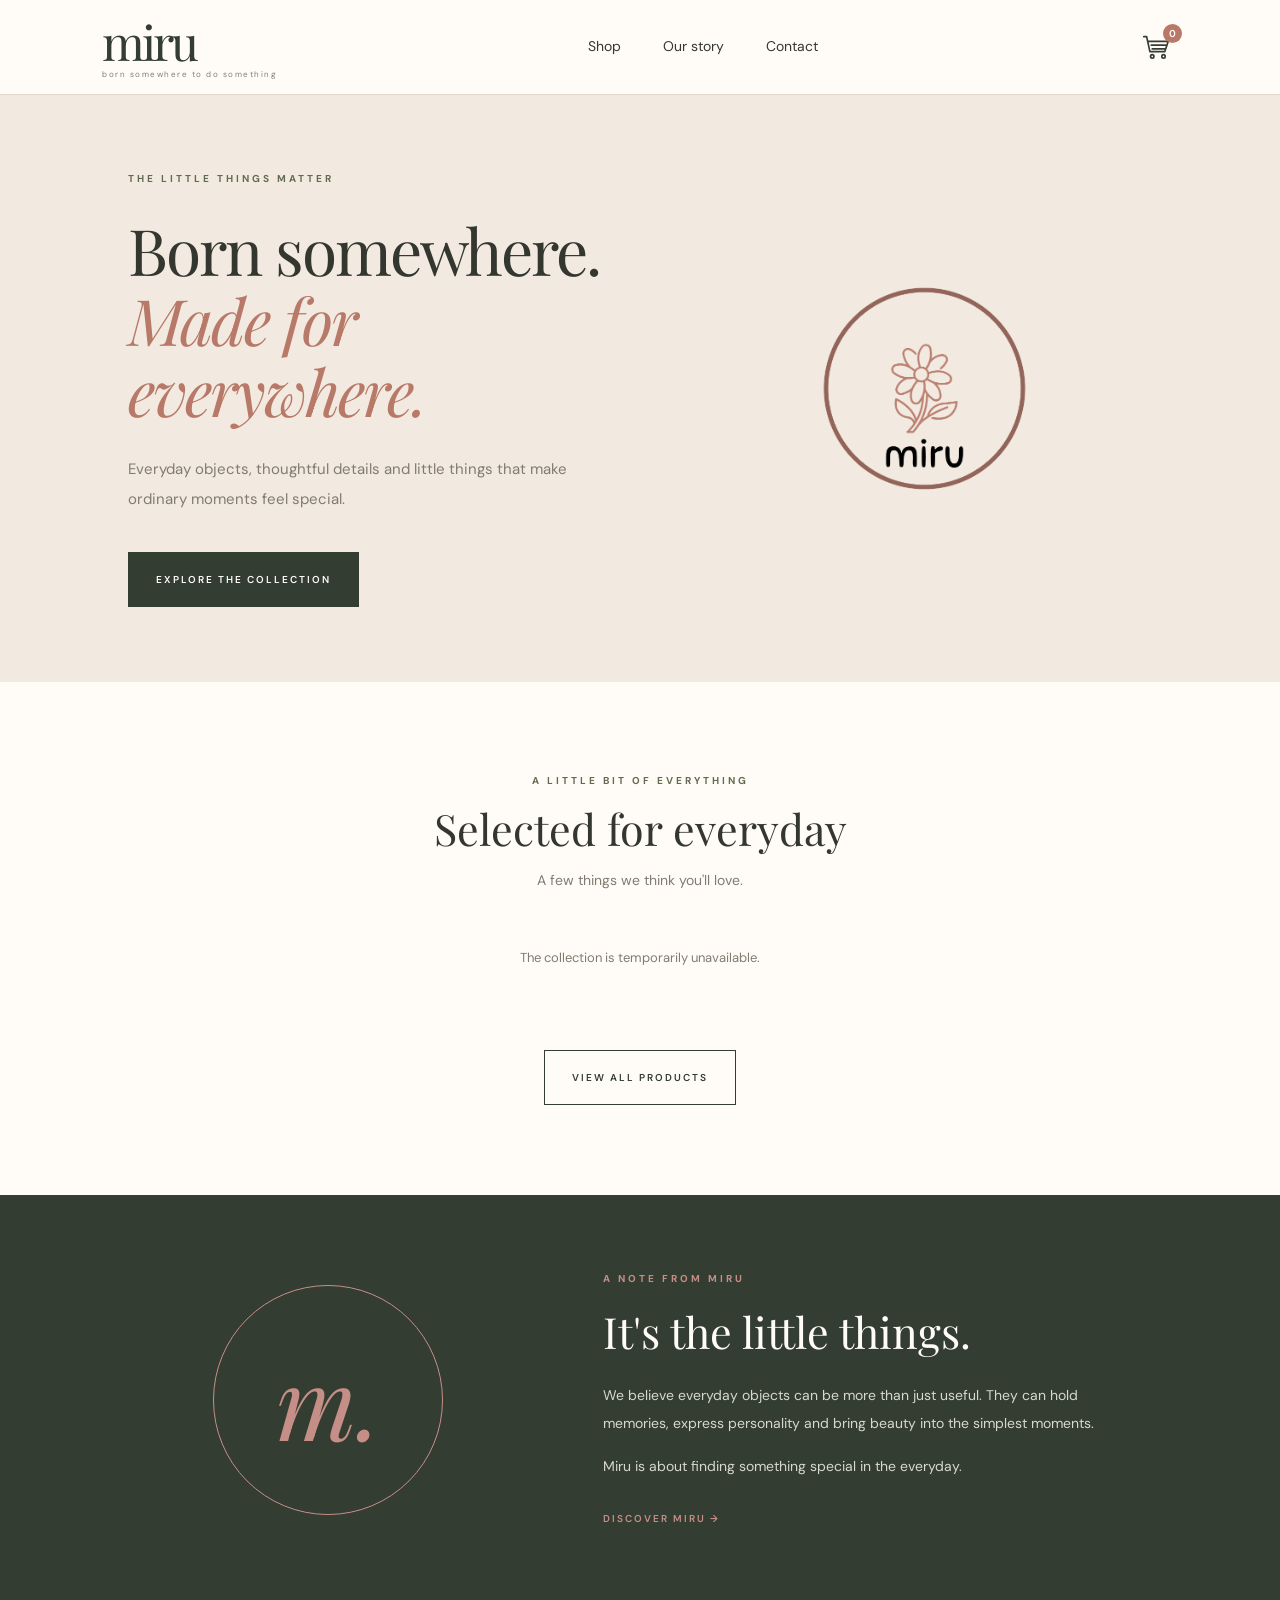
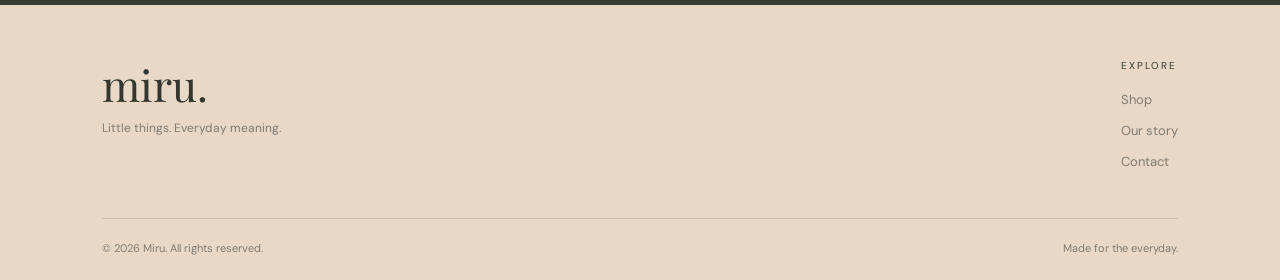
<file: index.html>
<!DOCTYPE html>
<html lang="en">
<head>
    <meta charset="UTF-8">
    <meta name="viewport" content="width=device-width, initial-scale=1.0">

    <title>Miru — Born Somewhere to Do Something</title>
    <meta name="description" content="Miru — everyday objects, thoughtful details and little things that make ordinary moments special.">

    <link rel="preconnect" href="https://fonts.googleapis.com">
    <link rel="preconnect" href="https://fonts.gstatic.com" crossorigin>
    <link href="https://fonts.googleapis.com/css2?family=DM+Sans:wght@400;500;600;700&family=Playfair+Display:ital,wght@0,400;0,500;1,400&display=swap" rel="stylesheet">

    <link rel="stylesheet" href="style.css">
</head>

<body>

    <header class="site-header">

        <a href="index.html" class="brand">
            <span class="brand-name">miru</span>
            <span class="brand-tagline">born somewhere to do something</span>
        </a>

        <nav class="main-nav" id="main-nav">
            <a href="shop.html">Shop</a>
            <a href="#about">Our story</a>
            <a href="#contact">Contact</a>
        </nav>

        <a href="cart.html" class="cart-link" aria-label="Open shopping cart">
            <svg viewBox="0 0 32 32" aria-hidden="true">
                <path d="M3 5h3l3.5 16h15.8L29 10H8"/>
                <path d="M11 14h15M12 18h13"/>
                <circle cx="12" cy="26" r="1.8"/>
                <circle cx="24" cy="26" r="1.8"/>
            </svg>
            <span id="cart-count" class="cart-count">0</span>
        </a>

    </header>

    <main>

        <section class="hero">

            <div class="hero-content">
                <p class="eyebrow">THE LITTLE THINGS MATTER</p>

                <h1>
                    Born somewhere.<br>
                    <em>Made for everywhere.</em>
                </h1>

                <p class="hero-description">
                    Everyday objects, thoughtful details and little things
                    that make ordinary moments feel special.
                </p>

                <a href="shop.html" class="button button-dark">
                    EXPLORE THE COLLECTION
                </a>
            </div>

            <div class="hero-image">
                <img src="images/page.png" alt="Miru floral emblem">
            </div>

        </section>

        <section class="collection" id="collection">

            <div class="section-heading">
                <p class="eyebrow">A LITTLE BIT OF EVERYTHING</p>
                <h2>Selected for everyday</h2>
                <p>A few things we think you'll love.</p>
            </div>

            <p class="home-product-status" id="home-product-status">
                Discovering the collection...
            </p>

            <div class="home-product-grid" id="home-product-grid">
            </div>

            <div class="collection-action">
                <a href="shop.html" class="button button-outline">
                    VIEW ALL PRODUCTS
                </a>
            </div>

        </section>

        <section class="about" id="about">

            <div class="about-mark">
                <span>m.</span>
            </div>

            <div class="about-content">
                <p class="eyebrow">A NOTE FROM MIRU</p>

                <h2>It's the little things.</h2>

                <p>
                    We believe everyday objects can be more than just useful.
                    They can hold memories, express personality and bring
                    beauty into the simplest moments.
                </p>

                <p>
                    Miru is about finding something special in the everyday.
                </p>

                <a href="shop.html" class="text-link">
                    DISCOVER MIRU →
                </a>
            </div>

        </section>

    </main>

    <footer class="site-footer" id="contact">

        <div class="footer-main">

            <div class="footer-brand">
                <h2>miru.</h2>
                <p>Little things. Everyday meaning.</p>
            </div>

            <div class="footer-links">
                <h3>EXPLORE</h3>
                <a href="shop.html">Shop</a>
                <a href="#about">Our story</a>
                <a href="#contact">Contact</a>
            </div>

        </div>

        <div class="footer-bottom">
            <p>© 2026 Miru. All rights reserved.</p>
            <p>Made for the everyday.</p>
        </div>

    </footer>

    <script src="cart.js" defer></script>
    <script src="home-products.js" defer></script>

</body>
</html>
</file>
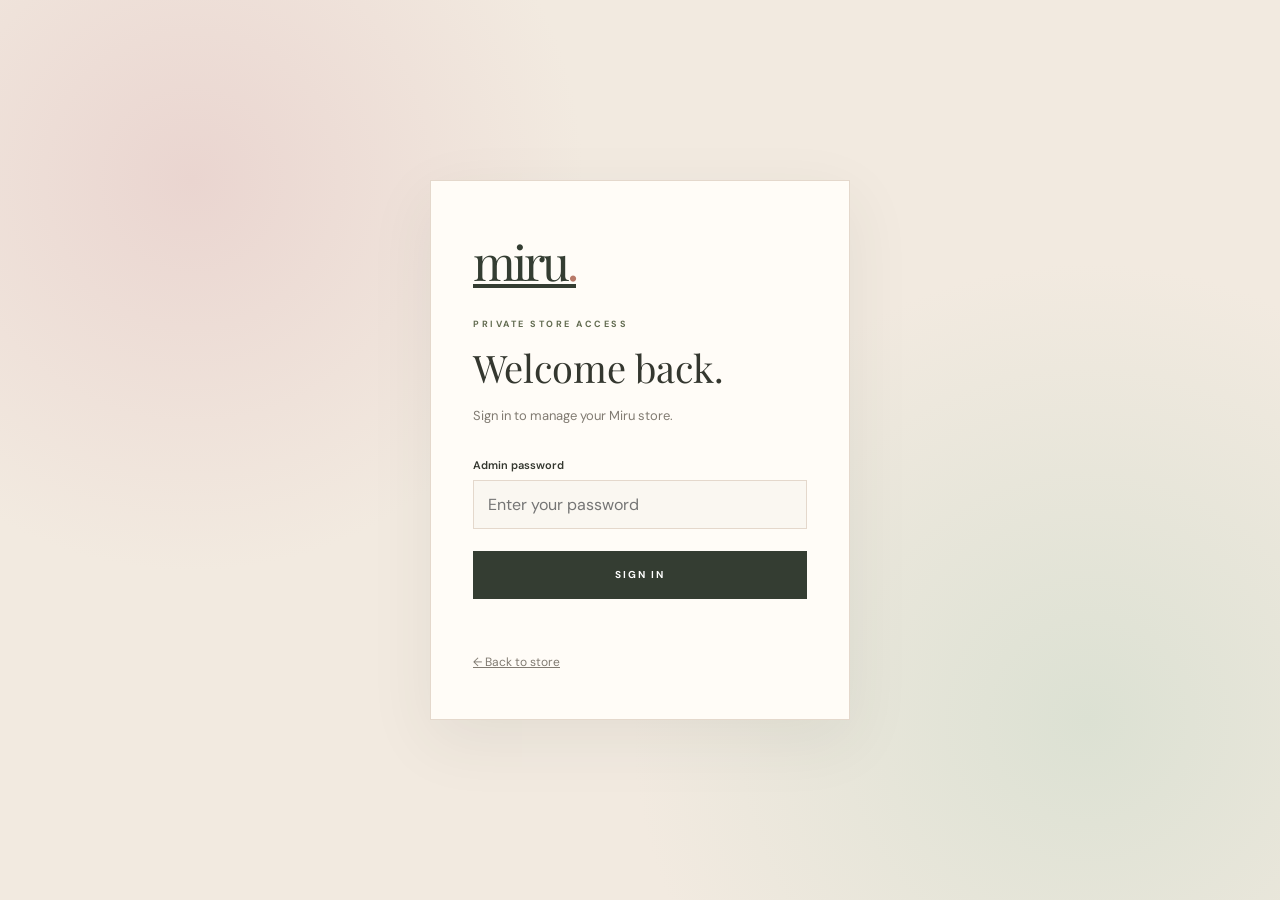
<file: admin.html>
<!DOCTYPE html>
<html lang="en">
<head>
    <meta charset="UTF-8">
    <meta name="viewport" content="width=device-width, initial-scale=1.0">
    <title>Miru — Admin</title>
    <link rel="preconnect" href="https://fonts.googleapis.com">
    <link rel="preconnect" href="https://fonts.gstatic.com" crossorigin>
    <link href="https://fonts.googleapis.com/css2?family=DM+Sans:wght@400;500;600;700&family=Playfair+Display:wght@400;500;600&display=swap" rel="stylesheet">
    <link rel="stylesheet" href="admin.css">
    <script src="admin.js?v=3" defer></script>
</head>
<body>

<div id="login-screen" class="login-screen">
    <div class="login-card">
        <a class="login-logo" href="index.html">miru<span>.</span></a>
        <p class="eyebrow">PRIVATE STORE ACCESS</p>
        <h1>Welcome back.</h1>
        <p class="muted">Sign in to manage your Miru store.</p>

        <form id="login-form">
            <label for="admin-password">Admin password</label>
            <input id="admin-password" type="password" required
                   placeholder="Enter your password">
            <button class="primary-button" type="submit">SIGN IN</button>
            <p id="login-error" class="error"></p>
        </form>
        <a class="back-link" href="index.html">← Back to store</a>
    </div>
</div>

<div id="admin-app" class="admin-app hidden">

    <aside class="sidebar">
        <a class="side-logo" href="index.html">miru<span>.</span></a>
        <p class="side-label">STORE MANAGEMENT</p>

        <nav class="side-nav">
            <button class="nav-item active" data-page="dashboard">Overview</button>
            <button class="nav-item" data-page="products">Products</button>
            <button class="nav-item" data-page="orders">Orders</button>
            <button class="nav-item" data-page="homepage">Homepage</button>
            <button class="nav-item" data-page="settings">Settings</button>
        </nav>

        <div class="sidebar-bottom">
            <a href="index.html" target="_blank">View storefront ↗</a>
            <button id="logout-button" class="logout-button">Log out</button>
        </div>
    </aside>

    <main class="admin-main">
        <header class="topbar">
            <div>
                <p class="eyebrow">MIRU / ADMINISTRATION</p>
                <h1 id="page-title">Overview</h1>
            </div>
            <span class="admin-status">● STORE CONNECTED</span>
        </header>

        <div id="notice" class="notice hidden"></div>

        <section class="admin-page active" id="page-dashboard">
            <div class="welcome-panel">
                <p class="eyebrow">YOUR SPACE, YOUR STORE</p>
                <h2>Everything in its place.</h2>
                <p>Manage your products, orders and the little details that make Miru yours.</p>
            </div>

            <div class="stats-grid">
                <article class="stat-card">
                    <p>Total products</p>
                    <strong id="stat-products">—</strong>
                    <span>In your Printify shop</span>
                </article>
                <article class="stat-card">
                    <p>Total orders</p>
                    <strong id="stat-orders">—</strong>
                    <span>Available from Printify</span>
                </article>
                <article class="stat-card">
                    <p>Visible products</p>
                    <strong id="stat-visible">—</strong>
                    <span>Published in your shop</span>
                </article>
            </div>

            <div class="panel">
                <div class="panel-heading">
                    <div>
                        <p class="eyebrow">QUICK ACCESS</p>
                        <h2>Manage your store</h2>
                    </div>
                </div>
                <div class="quick-links">
                    <button data-go="products">Manage products →</button>
                    <button data-go="orders">View orders →</button>
                    <button data-go="homepage">Edit homepage →</button>
                </div>
            </div>
        </section>

        <section class="admin-page" id="page-products">
            <div class="panel">
                <div class="panel-heading">
                    <div>
                        <p class="eyebrow">PRINTIFY CATALOG</p>
                        <h2>Your products</h2>
                    </div>
                    <button id="refresh-products" class="outline-button">REFRESH</button>
                </div>
                <input id="product-filter" class="search-input"
                       type="search" placeholder="Search products...">
                <div id="products-list" class="products-list">
                    <p class="muted">Loading products...</p>
                </div>
            </div>
            <p class="small-note">Product creation and full catalog setup will be added after connecting the Printify catalog tools.</p>
        </section>

        <section class="admin-page" id="page-orders">
            <div class="panel">
                <div class="panel-heading">
                    <div>
                        <p class="eyebrow">YOUR CUSTOMERS</p>
                        <h2>Orders</h2>
                    </div>
                    <button id="refresh-orders" class="outline-button">REFRESH</button>
                </div>
                <div id="orders-list">
                    <p class="muted">Loading orders...</p>
                </div>
            </div>
            <p class="small-note">Order information is retrieved from Printify. Some actions depend on the order's current status.</p>
        </section>

        <section class="admin-page" id="page-homepage">
            <div class="panel">
                <div class="panel-heading">
                    <div>
                        <p class="eyebrow">THE FIRST IMPRESSION</p>
                        <h2>Homepage content</h2>
                    </div>
                </div>

                <form id="homepage-form" class="settings-form">
                    <label for="announcement">Announcement bar</label>
                    <input id="announcement" type="text"
                           placeholder="Your announcement">

                    <label for="hero-title">Hero title</label>
                    <input id="hero-title" type="text"
                           placeholder="Born somewhere. Made for everywhere.">

                    <label for="hero-text">Hero description</label>
                    <textarea id="hero-text" rows="4"
                              placeholder="Write a short introduction..."></textarea>

                    <label for="featured-products">Featured product IDs</label>
                    <textarea id="featured-products" rows="3"
                              placeholder="Paste product IDs separated by commas"></textarea>
                    <p class="small-note">Choose product IDs from the Products section. This saves the selection; the homepage display will be connected in the next step.</p>

                    <button class="primary-button" type="submit">SAVE HOMEPAGE SETTINGS</button>
                </form>
            </div>
        </section>

        <section class="admin-page" id="page-settings">
            <div class="panel">
                <p class="eyebrow">STORE CONFIGURATION</p>
                <h2>Settings</h2>
                <div class="settings-row">
                    <div>
                        <strong>Printify connection</strong>
                        <p class="muted">Your products are retrieved through the secure Miru API.</p>
                    </div>
                    <span class="connection-pill">CONNECTED</span>
                </div>
                <div class="settings-row">
                    <div>
                        <strong>Admin session</strong>
                        <p class="muted">Your session expires automatically after 8 hours.</p>
                    </div>
                    <button id="settings-logout" class="outline-button">LOG OUT</button>
                </div>
            </div>
        </section>

        <footer class="admin-footer">MIRU — BORN SOMEWHERE TO DO SOMETHING</footer>
    </main>
</div>

</body>
</html>
</file>
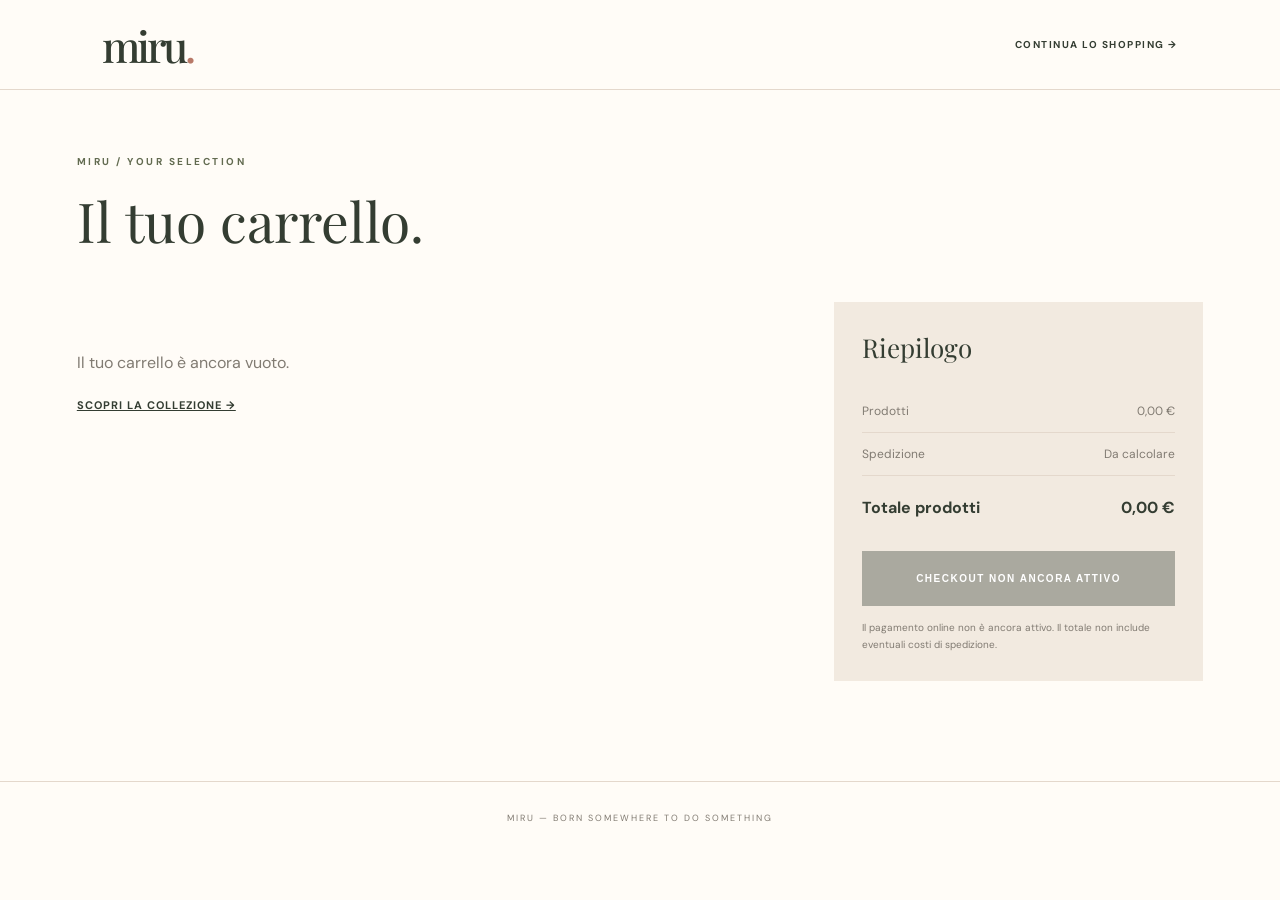
<file: cart.html>
<!DOCTYPE html>
<html lang="it">
<head>
    <meta charset="UTF-8">
    <meta name="viewport" content="width=device-width, initial-scale=1.0">

    <title>Il tuo carrello — Miru</title>

    <link rel="preconnect" href="https://fonts.googleapis.com">
    <link rel="preconnect" href="https://fonts.gstatic.com" crossorigin>

    <link href="https://fonts.googleapis.com/css2?family=DM+Sans:wght@400;500;600;700&family=Playfair+Display:wght@400;500;600&display=swap" rel="stylesheet">

    <link rel="stylesheet" href="cart.css">

    <script src="cart.js" defer></script>
    <script src="cart-page.js" defer></script>
</head>

<body>

    <header class="cart-header">
        <a href="index.html" class="cart-logo">miru<span>.</span></a>
        <a href="shop.html" class="continue-link">CONTINUA LO SHOPPING →</a>
    </header>

    <main class="cart-main">

        <p class="cart-eyebrow">MIRU / YOUR SELECTION</p>

        <h1>Il tuo carrello.</h1>

        <div class="cart-layout">

            <section>
                <div id="cart-items"></div>
            </section>

            <aside class="cart-summary">

                <h2>Riepilogo</h2>

                <div class="summary-line">
                    <span>Prodotti</span>
                    <span id="cart-subtotal">€0,00</span>
                </div>

                <div class="summary-line">
                    <span>Spedizione</span>
                    <span>Da calcolare</span>
                </div>

                <div class="summary-total">
                    <span>Totale prodotti</span>
                    <span id="cart-total">€0,00</span>
                </div>

                <button id="checkout-button" disabled>
                    CHECKOUT NON ANCORA ATTIVO
                </button>

                <p class="checkout-note">
                    Il pagamento online non è ancora attivo.
                    Il totale non include eventuali costi di spedizione.
                </p>

            </aside>

        </div>

    </main>

    <footer class="cart-footer">
        MIRU — BORN SOMEWHERE TO DO SOMETHING
    </footer>

</body>
</html>
</file>
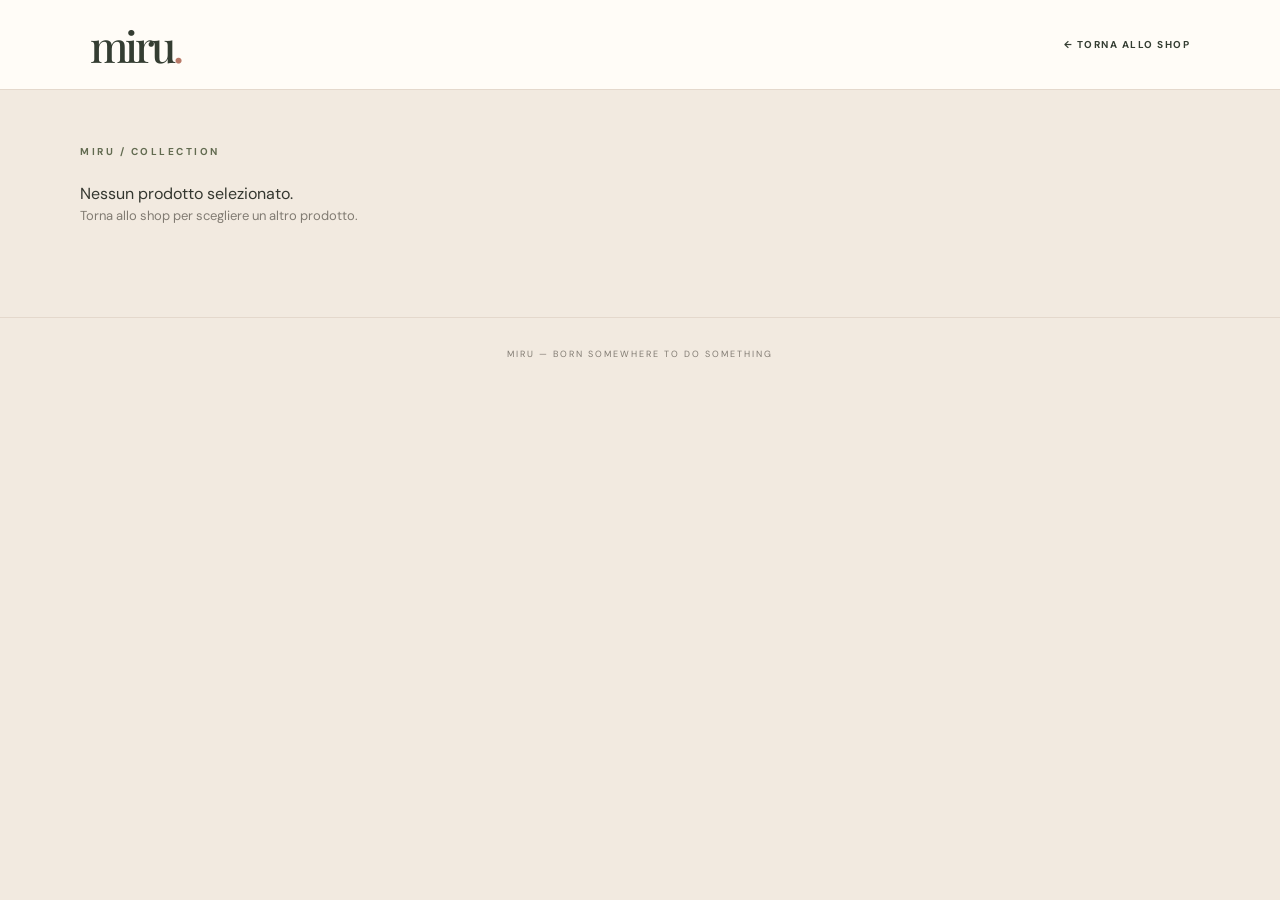
<file: product.html>
<!DOCTYPE html>
<html lang="it">
<head>
    <meta charset="UTF-8">
    <meta name="viewport" content="width=device-width, initial-scale=1.0">

    <title>Product — Miru</title>

    <link rel="preconnect" href="https://fonts.googleapis.com">
    <link rel="preconnect" href="https://fonts.gstatic.com" crossorigin>

    <link href="https://fonts.googleapis.com/css2?family=DM+Sans:wght@400;500;600;700&family=Playfair+Display:wght@400;500;600&display=swap" rel="stylesheet">

    <link rel="stylesheet" href="product.css">

    <script src="cart.js" defer></script>
    <script src="product.js" defer></script>
</head>

<body>

    <header class="product-header">
        <a href="index.html" class="logo">miru<span>.</span></a>
        <a href="shop.html" class="back-link">← TORNA ALLO SHOP</a>
    </header>

    <main class="product-page">

        <p class="eyebrow">MIRU / COLLECTION</p>

        <div id="product-content" class="product-layout">
            <p class="loading">Caricamento prodotto...</p>
        </div>

        <p id="product-message" class="product-message"></p>

    </main>

    <footer class="product-footer">
        MIRU — BORN SOMEWHERE TO DO SOMETHING
    </footer>

</body>
</html>
</file>
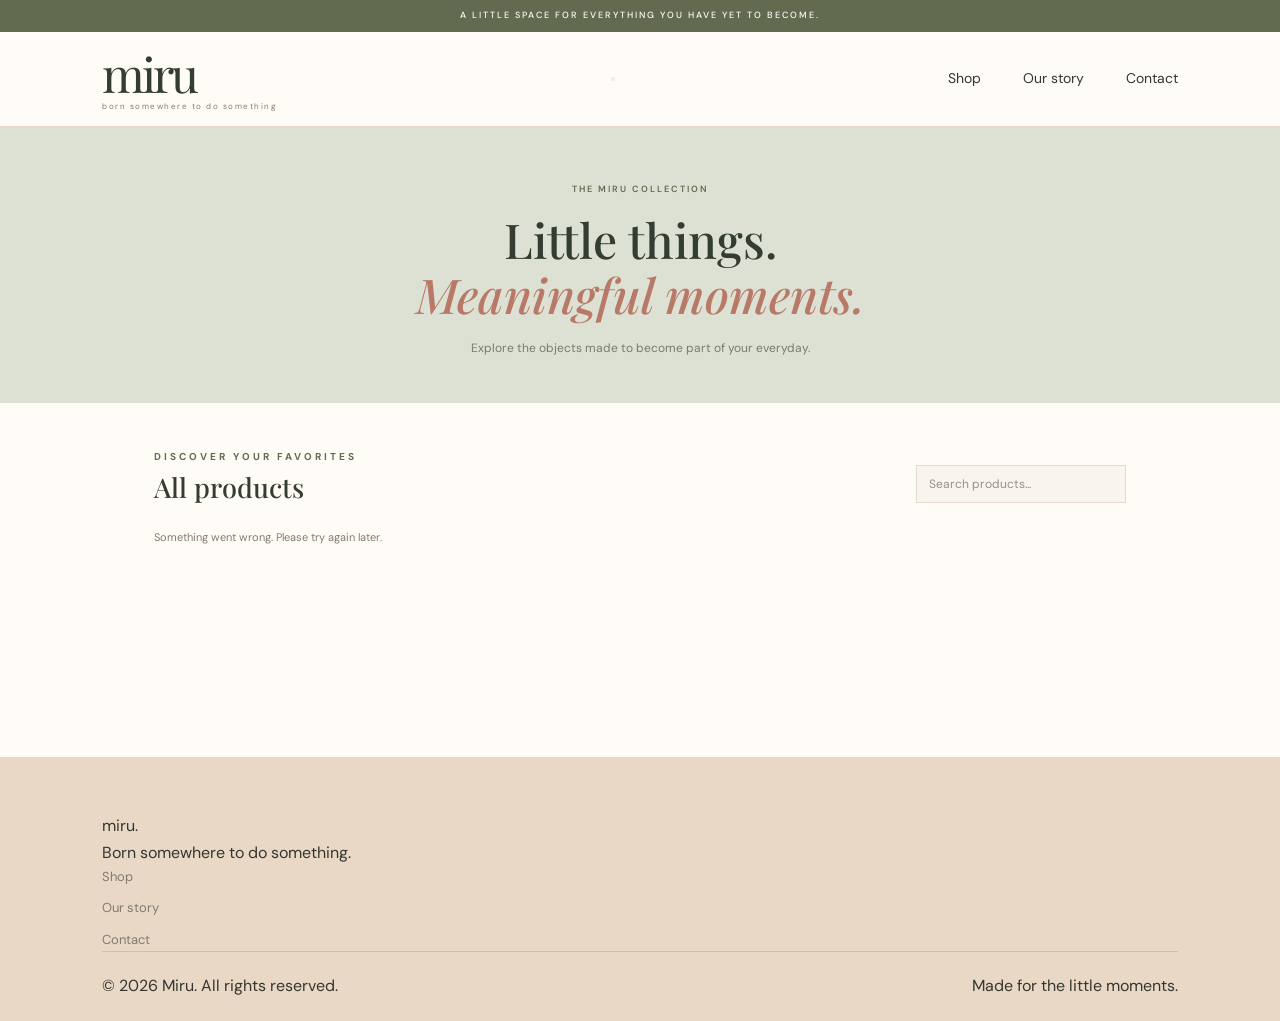
<file: shop.html>
<!DOCTYPE html>
<html lang="en">
<head>
    <meta charset="UTF-8">
    <meta name="viewport" content="width=device-width, initial-scale=1.0">

    <title>Shop — Miru</title>
    <meta name="description" content="Discover the Miru collection.">

    <link rel="preconnect" href="https://fonts.googleapis.com">
    <link rel="preconnect" href="https://fonts.gstatic.com" crossorigin>
    <link href="https://fonts.googleapis.com/css2?family=DM+Sans:wght@400;500;600;700&family=Playfair+Display:ital,wght@0,500;0,600;1,500&display=swap" rel="stylesheet">

    <link rel="stylesheet" href="style.css">
    <link rel="stylesheet" href="shop.css">

    <script src="script.js" defer></script>
    <script src="shop.js" defer></script>
</head>

<body>

    <div class="announcement">
        A LITTLE SPACE FOR EVERYTHING YOU HAVE YET TO BECOME.
    </div>

    <header class="site-header">
        <a href="index.html" class="brand">
            <span class="brand-name">miru</span>
            <span class="brand-tagline">born somewhere to do something</span>
        </a>

        <button class="menu-toggle" id="menu-toggle"
                aria-label="Open menu"
                aria-expanded="false"
                aria-controls="main-nav">
            <span></span>
            <span></span>
        </button>

        <nav class="main-nav" id="main-nav">
            <a href="shop.html">Shop</a>
            <a href="index.html#about">Our story</a>
            <a href="index.html#contact">Contact</a>
        </nav>
    </header>

    <main class="shop-page">

        <section class="shop-intro">
            <p class="eyebrow">THE MIRU COLLECTION</p>
            <h1>Little things.<br><em>Meaningful moments.</em></h1>
            <p>Explore the objects made to become part of your everyday.</p>
        </section>

        <section class="shop-content">

            <div class="shop-toolbar">
                <div>
                    <p class="eyebrow">DISCOVER YOUR FAVORITES</p>
                    <h2>All products</h2>
                </div>

                <input
                    type="search"
                    id="product-search"
                    placeholder="Search products..."
                    aria-label="Search products"
                >
            </div>

            <p id="shop-status">Loading the Miru collection...</p>

            <div class="product-grid" id="product-grid"></div>

        </section>

    </main>

    <footer class="site-footer">
        <div class="footer-top">
            <div>
                <a href="index.html" class="footer-logo">miru.</a>
                <p>Born somewhere to do something.</p>
            </div>

            <div class="footer-links">
                <a href="shop.html">Shop</a>
                <a href="index.html#about">Our story</a>
                <a href="index.html#contact">Contact</a>
            </div>
        </div>

        <div class="footer-bottom">
            <span>© 2026 Miru. All rights reserved.</span>
            <span>Made for the little moments.</span>
        </div>
    </footer>

</body>
</html>
</file>
<file: style.css>
:root {
    --cream: #F2EAE0;
    --white: #FFFCF7;
    --olive: #626B50;
    --dark-olive: #343D32;
    --pink: #C58F87;
    --dusty-pink: #EAD5D0;
    --text: #34372F;
    --muted: #817B72;
    --line: #E4D8CC;
    --sage: #DCE1D3;
    --sand: #E8D8C5;
    --terracotta: #B87968;
    --pale-yellow: #EEE6CC;
}

/* RESET */

* {
    margin: 0;
    padding: 0;
    box-sizing: border-box;
}

html {
    scroll-behavior: smooth;
}

body {
    background: var(--white);
    color: var(--text);
    font-family: 'DM Sans', Arial, sans-serif;
    line-height: 1.7;
}

img {
    display: block;
    max-width: 100%;
}

a {
    color: inherit;
    text-decoration: none;
}

/* TYPOGRAPHY */

h1, h2, h3 {
    font-family: 'Playfair Display', Georgia, serif;
    font-weight: 400;
    line-height: 1.15;
}

.eyebrow {
    color: var(--olive);
    font-size: 10px;
    font-weight: 700;
    letter-spacing: 3px;
    text-transform: uppercase;
}

/* HEADER */

.site-header {
    min-height: 95px;
    padding: 12px 8%;
    display: flex;
    align-items: center;
    justify-content: space-between;
    gap: 20px;
    background: var(--white);
    border-bottom: 1px solid var(--line);
    position: relative;
    z-index: 10;
}

/* LOGO */

.brand {
    display: flex;
    flex-direction: column;
    justify-content: center;
    align-items: flex-start;
    flex-shrink: 0;
    line-height: 1;
}

.brand-name {
    font-family: 'Playfair Display', Georgia, serif;
    font-size: 48px;
    color: var(--dark-olive);
    letter-spacing: -3px;
}

.brand-tagline {
    margin-top: 5px;
    font-size: 8px;
    color: var(--muted);
    letter-spacing: 1.5px;
}

/* NAVIGATION */

.main-nav {
    display: flex;
    align-items: center;
    gap: 42px;
}

.main-nav a {
    color: var(--text);
    font-size: 14px;
    transition: color 0.25s ease;
}

.main-nav a:hover {
    color: var(--terracotta);
}

/* CART ICON */

.cart-link {
    position: relative;
    width: 44px;
    height: 44px;
    margin-left: 5px;
    display: flex;
    align-items: center;
    justify-content: center;
    flex-shrink: 0;
    color: var(--dark-olive);
    transition: color 0.25s ease;
}

.cart-link:hover {
    color: var(--terracotta);
}

.cart-link svg {
    width: 30px;
    height: 30px;
    fill: none;
    stroke: currentColor;
    stroke-width: 1.8;
    stroke-linecap: round;
    stroke-linejoin: round;
    transition: transform 0.2s ease;
}

.cart-link:hover svg {
    transform: translateY(-3px);
}

.cart-count {
    position: absolute;
    top: -1px;
    right: -4px;
    min-width: 19px;
    height: 19px;
    padding: 0 4px;
    display: flex;
    align-items: center;
    justify-content: center;
    border-radius: 50%;
    background: var(--terracotta);
    color: white;
    font-size: 10px;
    font-weight: 600;
    line-height: 1;
}

/* HERO */

.hero {
    min-height: 570px;
    padding: 75px 10%;
    display: grid;
    grid-template-columns: 1fr 0.9fr;
    align-items: center;
    gap: 65px;
    background: var(--cream);
}

.hero-content {
    max-width: 530px;
}

.hero-content .eyebrow {
    margin-bottom: 28px;
}

.hero h1 {
    color: var(--text);
    font-size: clamp(42px, 5vw, 67px);
    line-height: 1.1;
    letter-spacing: -2px;
    margin-bottom: 28px;
}

.hero h1 em {
    color: var(--terracotta);
    font-weight: 400;
}

.hero-description {
    max-width: 440px;
    color: var(--muted);
    font-size: 15px;
    line-height: 2;
    margin-bottom: 38px;
}

/* HERO IMAGE */

.hero-image {
    width: 100%;
    max-width: 400px;
    height: 375px;
    margin: 0 auto;
    display: flex;
    align-items: center;
    justify-content: center;
    overflow: hidden;
}

.hero-image img {
    width: 100%;
    height: 100%;
    object-fit: contain;
    object-position: center;
}

/* BUTTONS */

.button {
    min-height: 55px;
    padding: 17px 27px;
    display: inline-flex;
    align-items: center;
    justify-content: center;
    font-size: 10px;
    font-weight: 600;
    letter-spacing: 2px;
    transition: all 0.3s ease;
}

.button-dark {
    background: var(--dark-olive);
    color: var(--white);
    border: 1px solid var(--dark-olive);
}

.button-dark:hover {
    background: var(--terracotta);
    border-color: var(--terracotta);
}

.button-outline {
    color: var(--dark-olive);
    border: 1px solid var(--dark-olive);
    background: transparent;
}

.button-outline:hover {
    background: var(--dark-olive);
    color: var(--white);
}

/* COLLECTION */

.collection {
    padding: 90px 8%;
    background: var(--white);
}

.section-heading {
    text-align: center;
    margin-bottom: 55px;
}

.section-heading .eyebrow {
    margin-bottom: 15px;
}

.section-heading h2 {
    font-size: 43px;
    color: var(--text);
    margin-bottom: 15px;
}

.section-heading > p:last-child {
    color: var(--muted);
    font-size: 14px;
}

/* HOMEPAGE PRODUCT GRID */

.home-product-status {
    text-align: center;
    color: var(--muted);
    font-size: 13px;
    margin-bottom: 25px;
}

.home-product-grid {
    display: grid;
    grid-template-columns: repeat(4, minmax(0, 1fr));
    gap: 22px;
}

.home-product-card {
    min-width: 0;
}

.home-product-image-link {
    position: relative;
    display: block;
    width: 100%;
    aspect-ratio: 4 / 4.5;
    overflow: hidden;
    background: var(--cream);
    margin-bottom: 18px;
}

.home-product-image-link img {
    width: 100%;
    height: 100%;
    object-fit: cover;
    transition: transform 0.5s ease;
}

.home-product-card:hover .home-product-image-link img {
    transform: scale(1.045);
}

.home-product-number {
    position: absolute;
    top: 13px;
    right: 15px;
    color: var(--dark-olive);
    font-size: 10px;
    letter-spacing: 2px;
}

.home-product-category {
    color: var(--terracotta);
    font-size: 9px;
    font-weight: 700;
    letter-spacing: 1.8px;
    text-transform: uppercase;
    margin-bottom: 7px;
}

.home-product-card h3 {
    color: var(--text);
    font-size: 19px;
    margin-bottom: 10px;
    overflow-wrap: anywhere;
}

.home-product-discover {
    display: inline-block;
    color: var(--dark-olive);
    font-size: 9px;
    font-weight: 700;
    letter-spacing: 1.5px;
    margin-top: 5px;
    transition: color 0.3s ease;
}

.home-product-discover:hover {
    color: var(--terracotta);
}

.collection-action {
    text-align: center;
    margin-top: 55px;
}

/* ABOUT */

.about {
    min-height: 390px;
    padding: 75px 12%;
    display: grid;
    grid-template-columns: 0.8fr 1.2fr;
    align-items: center;
    gap: 100px;
    background: var(--dark-olive);
    color: var(--white);
}

.about-mark {
    width: 230px;
    height: 230px;
    border: 1px solid var(--pink);
    border-radius: 50%;
    display: flex;
    align-items: center;
    justify-content: center;
    margin: 0 auto;
}

.about-mark span {
    color: var(--pink);
    font-family: 'Playfair Display', Georgia, serif;
    font-size: 100px;
    font-style: italic;
}

.about-content .eyebrow {
    color: var(--pink);
    margin-bottom: 20px;
}

.about-content h2 {
    font-size: 43px;
    margin-bottom: 25px;
}

.about-content p:not(.eyebrow) {
    color: #D7D8CE;
    font-size: 14px;
    line-height: 2;
    margin-bottom: 15px;
}

.text-link {
    display: inline-block;
    color: var(--pink);
    font-size: 10px;
    font-weight: 600;
    letter-spacing: 2px;
    margin-top: 15px;
    transition: color 0.3s ease;
}

.text-link:hover {
    color: var(--white);
}

/* FOOTER */

.site-footer {
    padding: 55px 8% 22px;
    background: var(--sand);
}

.footer-main {
    display: flex;
    justify-content: space-between;
    gap: 40px;
    padding-bottom: 45px;
}

.footer-brand h2 {
    font-size: 43px;
    margin-bottom: 8px;
}

.footer-brand p {
    color: var(--muted);
    font-size: 12px;
}

.footer-links {
    display: flex;
    flex-direction: column;
    gap: 9px;
}

.footer-links h3 {
    font-family: 'DM Sans', Arial, sans-serif;
    font-size: 10px;
    letter-spacing: 2px;
    margin-bottom: 8px;
}

.footer-links a {
    color: var(--muted);
    font-size: 13px;
    transition: color 0.3s ease;
}

.footer-links a:hover {
    color: var(--terracotta);
}

.footer-bottom {
    padding-top: 20px;
    border-top: 1px solid rgba(52, 55, 47, 0.15);
    display: flex;
    justify-content: space-between;
    gap: 20px;
}

.footer-bottom p {
    color: var(--muted);
    font-size: 11px;
}

/* TABLET */

@media (max-width: 900px) {
    .hero {
        gap: 35px;
        padding-left: 7%;
        padding-right: 7%;
    }

    .hero h1 {
        font-size: 48px;
    }

    .home-product-grid {
        grid-template-columns: repeat(2, minmax(0, 1fr));
        gap: 35px 20px;
    }

    .about {
        gap: 50px;
        padding-left: 8%;
        padding-right: 8%;
    }
}

/* MOBILE */

@media (max-width: 600px) {
    .site-header {
        min-height: 75px;
        padding: 10px 5%;
        gap: 8px;
    }

    .brand-name {
        font-size: 36px;
    }

    .brand-tagline {
        font-size: 6px;
        letter-spacing: 0.8px;
    }

    .main-nav {
        gap: 12px;
    }

    .main-nav a {
        font-size: 10px;
    }

    .cart-link {
        width: 34px;
        height: 38px;
        margin-left: 0;
    }

    .cart-link svg {
        width: 27px;
        height: 27px;
    }

    .cart-count {
        top: -2px;
        right: -4px;
    }

    .hero {
        min-height: auto;
        padding: 65px 7%;
        grid-template-columns: 1fr;
        gap: 45px;
    }

    .hero h1 {
        font-size: 43px;
        letter-spacing: -1.5px;
    }

    .hero-description {
        font-size: 14px;
    }

    .hero-image {
        max-width: 320px;
        height: 300px;
    }

    .collection {
        padding: 65px 6%;
    }

    .section-heading h2 {
        font-size: 35px;
    }

    .home-product-grid {
        grid-template-columns: repeat(2, minmax(0, 1fr));
        gap: 28px 13px;
    }

    .home-product-card h3 {
        font-size: 16px;
    }

    .home-product-category {
        font-size: 8px;
        letter-spacing: 1.2px;
    }

    .home-product-image-link {
        margin-bottom: 13px;
    }

    .about {
        padding: 65px 8%;
        grid-template-columns: 1fr;
        gap: 40px;
        text-align: center;
    }

    .about-mark {
        width: 170px;
        height: 170px;
    }

    .about-mark span {
        font-size: 75px;
    }

    .about-content h2 {
        font-size: 36px;
    }

    .site-footer {
        padding: 45px 7% 20px;
    }

    .footer-main {
        flex-direction: column;
        gap: 30px;
    }

    .footer-bottom {
        flex-direction: column;
        gap: 8px;
    }
}

/* SMALL MOBILE */

@media (max-width: 380px) {
    .brand-name {
        font-size: 32px;
    }

    .main-nav {
        gap: 8px;
    }

    .main-nav a {
        font-size: 9px;
    }

    .hero h1 {
        font-size: 37px;
    }

    .cart-link {
        width: 30px;
    }
}
</file>
<file: admin.css>
:root {
    --cream: #F2EAE0;
    --white: #FFFCF7;
    --olive: #626B50;
    --dark: #343D32;
    --pink: #C58F87;
    --terracotta: #B87968;
    --text: #34372F;
    --muted: #817B72;
    --line: #E4D8CC;
    --sage: #DCE1D3;
}

* {
    box-sizing: border-box;
    margin: 0;
    padding: 0;
}

body {
    background: var(--cream);
    color: var(--text);
    font-family: "DM Sans", sans-serif;
    min-height: 100vh;
}

button, input, textarea {
    font: inherit;
}

button {
    cursor: pointer;
}

.hidden {
    display: none !important;
}

.eyebrow {
    color: var(--olive);
    font-size: 9px;
    font-weight: 700;
    letter-spacing: 2.5px;
}

.muted {
    color: var(--muted);
    font-size: 13px;
    line-height: 1.7;
}

/* LOGIN */

.login-screen {
    min-height: 100vh;
    display: grid;
    place-items: center;
    padding: 25px;
    background:
        radial-gradient(circle at 15% 20%, #EAD5D0 0, transparent 30%),
        radial-gradient(circle at 85% 80%, #DCE1D3 0, transparent 35%),
        var(--cream);
}

.login-card {
    width: 100%;
    max-width: 420px;
    padding: 48px 42px;
    background: var(--white);
    border: 1px solid var(--line);
    box-shadow: 0 20px 60px rgba(52, 61, 50, .08);
}

.login-logo, .side-logo {
    color: var(--dark);
    font-family: "Playfair Display", serif;
    font-size: 48px;
    letter-spacing: -3px;
}

.login-logo span, .side-logo span {
    color: var(--terracotta);
}

.login-card .eyebrow {
    margin-top: 25px;
}

.login-card h1 {
    margin: 12px 0;
    font: 400 38px "Playfair Display", serif;
}

.login-card .muted {
    margin-bottom: 30px;
}

.login-card label, .settings-form label {
    display: block;
    margin: 17px 0 8px;
    font-size: 11px;
    font-weight: 600;
}

.login-card input, .settings-form input,
.settings-form textarea, .search-input {
    width: 100%;
    padding: 13px 14px;
    border: 1px solid var(--line);
    border-radius: 0;
    background: #FAF7F1;
    color: var(--text);
    outline: none;
}

.login-card input:focus, .settings-form input:focus,
.settings-form textarea:focus, .search-input:focus {
    border-color: var(--olive);
}

.primary-button {
    width: 100%;
    min-height: 48px;
    margin-top: 22px;
    padding: 13px 18px;
    border: 1px solid var(--dark);
    background: var(--dark);
    color: white;
    font-size: 10px;
    font-weight: 700;
    letter-spacing: 2px;
}

.primary-button:hover {
    background: var(--terracotta);
    border-color: var(--terracotta);
}

.back-link {
    display: inline-block;
    margin-top: 25px;
    color: var(--muted);
    font-size: 12px;
}

.error {
    min-height: 18px;
    margin-top: 12px;
    color: #A34236;
    font-size: 12px;
}

/* ADMIN LAYOUT */

.admin-app {
    min-height: 100vh;
    display: grid;
    grid-template-columns: 245px minmax(0, 1fr);
}

.sidebar {
    position: sticky;
    top: 0;
    height: 100vh;
    padding: 30px 22px;
    display: flex;
    flex-direction: column;
    background: var(--dark);
    color: var(--white);
}

.side-logo {
    color: var(--white);
    font-size: 43px;
}

.side-label {
    margin: 35px 0 15px;
    color: #B9BDAF;
    font-size: 8px;
    letter-spacing: 2px;
}

.side-nav {
    display: grid;
    gap: 7px;
}

.nav-item {
    width: 100%;
    padding: 13px 14px;
    border: 0;
    background: transparent;
    color: #E5E4DA;
    text-align: left;
    font-size: 12px;
    transition: .2s;
}

.nav-item:hover, .nav-item.active {
    background: #4C5845;
    color: white;
}

.sidebar-bottom {
    display: grid;
    gap: 18px;
    margin-top: auto;
}

.sidebar-bottom a, .logout-button {
    border: 0;
    background: transparent;
    color: #D5D8CE;
    text-align: left;
    font-size: 11px;
}

.logout-button {
    color: #E3A69C;
}

.admin-main {
    min-width: 0;
    padding: 35px 5%;
}

.topbar {
    display: flex;
    justify-content: space-between;
    align-items: center;
    gap: 20px;
    padding-bottom: 25px;
    border-bottom: 1px solid var(--line);
}

.topbar h1 {
    margin-top: 7px;
    font: 400 34px "Playfair Display", serif;
}

.admin-status {
    color: var(--olive);
    font-size: 9px;
    font-weight: 700;
    letter-spacing: 1px;
}

.admin-page {
    display: none;
    padding-top: 30px;
}

.admin-page.active {
    display: block;
}

.welcome-panel {
    padding: 35px;
    background: var(--sage);
}

.welcome-panel h2, .panel h2 {
    margin: 10px 0;
    color: var(--dark);
    font: 400 29px "Playfair Display", serif;
}

.welcome-panel > p:last-child {
    max-width: 500px;
    color: #6D7465;
    font-size: 13px;
    line-height: 1.8;
}

.stats-grid {
    display: grid;
    grid-template-columns: repeat(3, 1fr);
    gap: 16px;
    margin: 22px 0;
}

.stat-card, .panel {
    padding: 24px;
    border: 1px solid var(--line);
    background: var(--white);
}

.stat-card p {
    color: var(--muted);
    font-size: 11px;
}

.stat-card strong {
    display: block;
    margin: 12px 0 5px;
    color: var(--dark);
    font: 400 35px "Playfair Display", serif;
}

.stat-card span {
    color: var(--muted);
    font-size: 10px;
}

.panel {
    margin-bottom: 20px;
}

.panel-heading {
    display: flex;
    align-items: center;
    justify-content: space-between;
    gap: 15px;
    margin-bottom: 22px;
}

.panel-heading h2 {
    margin-bottom: 0;
}

.quick-links {
    display: flex;
    flex-wrap: wrap;
    gap: 12px;
}

.quick-links button, .outline-button {
    padding: 12px 15px;
    border: 1px solid var(--line);
    background: transparent;
    color: var(--dark);
    font-size: 10px;
    font-weight: 600;
    letter-spacing: .5px;
}

.quick-links button:hover, .outline-button:hover {
    border-color: var(--olive);
    background: var(--sage);
}

.search-input {
    max-width: 340px;
    margin-bottom: 20px;
}

.products-list, #orders-list {
    display: grid;
    gap: 12px;
}

.product-row, .order-row {
    display: grid;
    grid-template-columns: 68px minmax(0, 1fr) auto;
    align-items: center;
    gap: 15px;
    padding: 12px;
    border: 1px solid var(--line);
    background: #FAF7F1;
}

.product-row img {
    width: 68px;
    height: 75px;
    object-fit: cover;
    background: var(--cream);
}

.product-info strong, .order-info strong {
    display: block;
    color: var(--dark);
    font: 400 16px "Playfair Display", serif;
}

.product-info small, .order-info small {
    display: block;
    margin-top: 5px;
    color: var(--muted);
    font-size: 10px;
}

.row-actions {
    display: flex;
    flex-wrap: wrap;
    justify-content: flex-end;
    gap: 6px;
}

.row-actions button {
    padding: 8px 9px;
    border: 1px solid var(--line);
    background: var(--white);
    color: var(--dark);
    font-size: 9px;
}

.row-actions button:hover {
    border-color: var(--olive);
}

.row-actions .danger {
    color: #A34236;
}

.settings-form {
    max-width: 650px;
}

.settings-form textarea {
    resize: vertical;
}

.settings-form .small-note {
    margin-top: 8px;
}

.small-note {
    color: var(--muted);
    font-size: 10px;
    line-height: 1.7;
}

.settings-row {
    display: flex;
    justify-content: space-between;
    align-items: center;
    gap: 20px;
    padding: 20px 0;
    border-bottom: 1px solid var(--line);
}

.settings-row strong {
    color: var(--dark);
    font-size: 13px;
}

.settings-row .muted {
    margin-top: 5px;
}

.connection-pill {
    padding: 7px 10px;
    background: var(--sage);
    color: var(--olive);
    font-size: 9px;
    font-weight: 700;
}

.notice {
    margin-top: 18px;
    padding: 12px 15px;
    background: var(--sage);
    color: var(--dark);
    font-size: 12px;
}

.notice.error-notice {
    background: #F3DEDA;
    color: #873D35;
}

.admin-footer {
    padding: 35px 0 10px;
    color: var(--muted);
    font-size: 8px;
    letter-spacing: 2px;
    text-align: center;
}

/* RESPONSIVE */

@media (max-width: 760px) {
    .admin-app {
        display: block;
    }

    .sidebar {
        position: relative;
        height: auto;
        padding: 15px 18px;
    }

    .side-logo {
        font-size: 35px;
    }

    .side-label, .sidebar-bottom {
        display: none;
    }

    .side-nav {
        display: flex;
        gap: 5px;
        overflow-x: auto;
        margin-top: 12px;
    }

    .nav-item {
        width: auto;
        flex: 0 0 auto;
        padding: 10px 12px;
        white-space: nowrap;
    }

    .admin-main {
        padding: 25px 16px;
    }

    .topbar {
        align-items: flex-start;
        flex-direction: column;
    }

    .topbar h1 {
        font-size: 29px;
    }

    .stats-grid {
        grid-template-columns: 1fr;
    }

    .stat-card {
        padding: 18px;
    }

    .product-row, .order-row {
        grid-template-columns: 55px minmax(0, 1fr);
    }

    .product-row img {
        width: 55px;
        height: 62px;
    }

    .row-actions {
        grid-column: 1 / -1;
        justify-content: flex-start;
    }

    .login-card {
        padding: 35px 25px;
    }

    .settings-row {
        align-items: flex-start;
        flex-direction: column;
    }
}
</file>
<file: cart.css>
:root {
    --cream: #F2EAE0;
    --white: #FFFCF7;
    --olive: #626B50;
    --dark: #343D32;
    --terracotta: #B87968;
    --text: #34372F;
    --muted: #817B72;
    --line: #E4D8CC;
}

* {
    box-sizing: border-box;
    margin: 0;
    padding: 0;
}

body {
    background: var(--white);
    color: var(--text);
    font-family: "DM Sans", sans-serif;
    min-height: 100vh;
}

/* HEADER */

.cart-header {
    min-height: 90px;
    padding: 0 8%;
    display: flex;
    align-items: center;
    justify-content: space-between;
    border-bottom: 1px solid var(--line);
}

.cart-logo {
    color: var(--dark);
    font: 500 43px "Playfair Display", serif;
    letter-spacing: -3px;
    text-decoration: none;
}

.cart-logo span {
    color: var(--terracotta);
}

.continue-link {
    color: var(--dark);
    font-size: 10px;
    font-weight: 700;
    letter-spacing: 1.5px;
    text-decoration: none;
}

.continue-link:hover {
    color: var(--terracotta);
}

/* MAIN */

.cart-main {
    width: min(1150px, 88%);
    margin: 65px auto 100px;
}

.cart-eyebrow {
    color: var(--olive);
    font-size: 10px;
    font-weight: 700;
    letter-spacing: 2.5px;
    margin-bottom: 15px;
}

.cart-main h1 {
    color: var(--dark);
    font: 400 clamp(38px, 5vw, 55px) "Playfair Display", serif;
    margin-bottom: 45px;
}

/* LAYOUT */

.cart-layout {
    display: grid;
    grid-template-columns: 1.5fr .8fr;
    gap: 65px;
    align-items: start;
}

/* ITEMS */

.cart-item {
    display: grid;
    grid-template-columns: 115px 1fr auto;
    gap: 20px;
    padding: 20px 0;
    border-bottom: 1px solid var(--line);
}

.cart-item img {
    width: 115px;
    height: 130px;
    object-fit: cover;
    background: var(--cream);
}

.cart-item-info h3 {
    font: 400 20px "Playfair Display", serif;
    margin-bottom: 7px;
}

.cart-item-info p {
    color: var(--muted);
    font-size: 12px;
    margin-bottom: 8px;
}

.cart-item-price {
    color: var(--dark);
    font-size: 13px;
    font-weight: 600;
}

.quantity-controls {
    display: flex;
    align-items: center;
    gap: 12px;
    margin-top: 15px;
}

.quantity-controls button {
    width: 29px;
    height: 29px;
    border: 1px solid var(--line);
    background: transparent;
    color: var(--dark);
    cursor: pointer;
    font-size: 16px;
}

.quantity-controls button:hover {
    background: var(--cream);
}

.quantity-controls span {
    font-size: 12px;
}

.remove-item {
    display: block;
    margin-top: 10px;
    border: 0;
    background: none;
    color: var(--terracotta);
    font-size: 10px;
    font-weight: 600;
    letter-spacing: 1px;
    cursor: pointer;
}

.remove-item:hover {
    text-decoration: underline;
}

.item-total {
    font-size: 13px;
    font-weight: 600;
    white-space: nowrap;
}

/* EMPTY CART */

.cart-empty {
    padding: 45px 0;
    color: var(--muted);
    line-height: 2;
}

.cart-empty a {
    display: inline-block;
    margin-top: 15px;
    color: var(--dark);
    font-size: 11px;
    font-weight: 700;
    letter-spacing: 1px;
}

.cart-empty a:hover {
    color: var(--terracotta);
}

/* SUMMARY */

.cart-summary {
    padding: 28px;
    background: var(--cream);
}

.cart-summary h2 {
    color: var(--dark);
    font: 400 26px "Playfair Display", serif;
    margin-bottom: 25px;
}

.summary-line,
.summary-total {
    display: flex;
    justify-content: space-between;
    gap: 15px;
    padding: 13px 0;
    font-size: 12px;
}

.summary-line {
    color: var(--muted);
    border-bottom: 1px solid var(--line);
}

.summary-total {
    margin-top: 8px;
    color: var(--dark);
    font-size: 16px;
    font-weight: 700;
}

/* CHECKOUT */

#checkout-button {
    width: 100%;
    min-height: 55px;
    margin-top: 20px;
    border: 0;
    background: var(--dark);
    color: white;
    font-size: 10px;
    font-weight: 700;
    letter-spacing: 1.5px;
}

#checkout-button:disabled {
    background: #AAA99F;
    cursor: not-allowed;
}

.checkout-note {
    margin-top: 13px;
    color: var(--muted);
    font-size: 10px;
    line-height: 1.7;
}

/* FOOTER */

.cart-footer {
    padding: 30px 15px;
    border-top: 1px solid var(--line);
    color: var(--muted);
    font-size: 9px;
    letter-spacing: 2px;
    text-align: center;
}

/* MOBILE */

@media (max-width: 760px) {
    .cart-header {
        min-height: 75px;
        padding: 0 6%;
    }

    .cart-logo {
        font-size: 36px;
    }

    .continue-link {
        font-size: 9px;
    }

    .cart-main {
        margin: 40px auto 65px;
    }

    .cart-layout {
        grid-template-columns: 1fr;
        gap: 35px;
    }

    .cart-item {
        grid-template-columns: 85px minmax(0, 1fr);
        gap: 12px;
    }

    .cart-item img {
        width: 85px;
        height: 105px;
    }

    .cart-item-info h3 {
        font-size: 17px;
    }

    .item-total {
        grid-column: 2;
    }

    .cart-summary {
        padding: 23px;
    }
}

@media (max-width: 380px) {
    .cart-header {
        padding: 0 5%;
    }

    .cart-logo {
        font-size: 32px;
    }

    .continue-link {
        font-size: 8px;
    }
}
</file>
<file: product.css>
:root {
    --cream: #F2EAE0;
    --white: #FFFCF7;
    --olive: #626B50;
    --dark: #343D32;
    --pink: #C58F87;
    --terracotta: #B87968;
    --text: #34372F;
    --muted: #817B72;
    --line: #E4D8CC;
    --sage: #DCE1D3;
}

* {
    box-sizing: border-box;
    margin: 0;
    padding: 0;
}

body {
    background: var(--cream);
    color: var(--text);
    font-family: "DM Sans", sans-serif;
    min-height: 100vh;
}

.product-header {
    height: 90px;
    padding: 0 7%;
    display: flex;
    align-items: center;
    justify-content: space-between;
    border-bottom: 1px solid var(--line);
    background: var(--white);
}

.logo {
    color: var(--dark);
    font: 500 43px "Playfair Display", serif;
    letter-spacing: -3px;
    text-decoration: none;
}

.logo span {
    color: var(--terracotta);
}

.back-link {
    color: var(--dark);
    font-size: 10px;
    font-weight: 700;
    letter-spacing: 1.5px;
    text-decoration: none;
}

.product-page {
    width: min(1120px, 88%);
    margin: 55px auto 90px;
}

.eyebrow {
    margin-bottom: 25px;
    color: var(--olive);
    font-size: 10px;
    font-weight: 700;
    letter-spacing: 2.5px;
}

.product-layout {
    display: grid;
    grid-template-columns: 1.1fr .9fr;
    gap: 65px;
    align-items: start;
}

.product-gallery {
    min-width: 0;
}

.main-image {
    width: 100%;
    aspect-ratio: 1 / 1.08;
    object-fit: cover;
    display: block;
    background: #E9E1D7;
}

.product-info {
    padding: 20px 0;
}

.product-category {
    color: var(--terracotta);
    font-size: 10px;
    font-weight: 700;
    letter-spacing: 2px;
    text-transform: uppercase;
}

.product-title {
    margin: 15px 0;
    color: var(--dark);
    font: 400 clamp(34px, 5vw, 52px) "Playfair Display", serif;
    line-height: 1.1;
}

.product-price {
    margin: 22px 0;
    color: var(--dark);
    font-size: 22px;
    font-weight: 500;
}

.product-description {
    margin: 25px 0 35px;
    color: var(--muted);
    font-size: 14px;
    line-height: 1.9;
    white-space: pre-line;
}

.option-label {
    display: block;
    margin-bottom: 12px;
    color: var(--dark);
    font-size: 10px;
    font-weight: 700;
    letter-spacing: 1.5px;
}

.variant-select {
    width: 100%;
    min-height: 52px;
    padding: 0 15px;
    border: 1px solid var(--line);
    border-radius: 0;
    background: var(--white);
    color: var(--dark);
    font: inherit;
    outline: none;
}

.variant-select:focus {
    border-color: var(--olive);
}

.availability {
    margin: 18px 0 25px;
    color: var(--olive);
    font-size: 12px;
}

.availability.unavailable {
    color: #A34236;
}

.shop-button {
    width: 100%;
    min-height: 55px;
    border: 1px solid var(--dark);
    background: var(--dark);
    color: white;
    font-size: 10px;
    font-weight: 700;
    letter-spacing: 2px;
    cursor: pointer;
}

.shop-button:hover {
    background: var(--terracotta);
    border-color: var(--terracotta);
}

.shop-button:disabled {
    background: #B8B5AC;
    border-color: #B8B5AC;
    cursor: not-allowed;
}

.product-note {
    margin-top: 15px;
    color: var(--muted);
    font-size: 10px;
    line-height: 1.7;
}

.loading,
.product-message {
    color: var(--muted);
    font-size: 13px;
    line-height: 1.8;
}

.product-footer {
    padding: 30px 15px;
    border-top: 1px solid var(--line);
    color: var(--muted);
    font-size: 9px;
    letter-spacing: 2px;
    text-align: center;
}

@media (max-width: 760px) {
    .product-header {
        height: 75px;
        padding: 0 6%;
    }

    .logo {
        font-size: 36px;
    }

    .back-link {
        font-size: 9px;
    }

    .product-page {
        width: 88%;
        margin: 35px auto 60px;
    }

    .product-layout {
        grid-template-columns: 1fr;
        gap: 25px;
    }

    .product-info {
        padding-top: 5px;
    }

    .product-title {
        font-size: 39px;
    }
}
</file>
<file: shop.css>
/* =================================
   MIRU — SHOP
   Editorial / Soft Botanical
================================= */

.shop-page {
    min-height: 70vh;
    background: var(--white);
}

/* INTRO */

.shop-intro {
    text-align: center;
    padding: 55px 20px 45px;
    background: #DCE1D3;
}

.shop-intro .eyebrow {
    font-size: 9px;
    letter-spacing: 2px;
    font-weight: 600;
    color: #626B50;
}

.shop-intro h1 {
    font-family: "Playfair Display", serif;
    font-size: clamp(30px, 4vw, 48px);
    font-weight: 500;
    line-height: 1.15;
    margin: 15px 0;
    color: #343D32;
}

.shop-intro h1 em {
    color: #B87968;
    font-weight: 500;
}

.shop-intro > p:last-child {
    color: #777B70;
    font-size: 12px;
}

/* CONTENT */

.shop-content {
    max-width: 1100px;
    margin: auto;
    padding: 45px 5%;
    background: #FFFCF7;
}

/* TOOLBAR */

.shop-toolbar {
    display: flex;
    align-items: end;
    justify-content: space-between;
    gap: 20px;
    margin-bottom: 25px;
}

.shop-toolbar h2 {
    font-family: "Playfair Display", serif;
    font-size: 27px;
    font-weight: 500;
    margin-top: 7px;
    color: #343D32;
}

#product-search {
    width: 210px;
    padding: 10px 12px;
    border: 1px solid #E4D8CC;
    background: #F8F5EF;
    color: #34372F;
    font-family: inherit;
    font-size: 12px;
    outline: none;
}

#product-search::placeholder {
    color: #969087;
}

#product-search:focus {
    border-color: #626B50;
}

/* STATUS */

#shop-status {
    font-size: 11px;
    color: #817B72;
    margin-bottom: 20px;
}

/* PRODUCT GRID */

#product-grid {
    display: grid;
    grid-template-columns: repeat(3, minmax(0, 1fr));
    gap: 25px 18px;
    max-width: 950px;
    margin: auto;
}

#product-grid .product-card {
    min-width: 0;
    background: #F8F5EF;
    padding: 0 0 14px;
}

#product-grid .product-image {
    width: 100%;
    aspect-ratio: 1 / 1;
    object-fit: cover;
    display: block;
    background: #EAD5D0;
}

/* PRODUCT DETAILS */

#product-grid h3 {
    font-family: "Playfair Display", serif;
    font-size: 16px;
    font-weight: 500;
    margin: 12px 12px 8px;
    color: #343D32;
}

.product-link {
    display: inline-block;
    margin-left: 12px;
    color: #626B50;
    font-size: 10px;
    letter-spacing: 1px;
    text-transform: uppercase;
    text-decoration: none;
    border-bottom: 1px solid #C58F87;
    padding-bottom: 3px;
}

.product-link:hover {
    color: #B87968;
}

/* TABLET */

@media (max-width: 900px) {
    #product-grid {
        grid-template-columns: repeat(2, minmax(0, 1fr));
        gap: 22px 15px;
    }
}

/* PHONE */

@media (max-width: 550px) {
    .shop-intro {
        padding: 42px 16px 35px;
    }

    .shop-intro h1 {
        font-size: 31px;
    }

    .shop-content {
        padding: 35px 16px;
    }

    .shop-toolbar {
        align-items: stretch;
        flex-direction: column;
        gap: 12px;
    }

    .shop-toolbar h2 {
        font-size: 24px;
    }

    #product-search {
        width: 100%;
    }

    #product-grid {
        grid-template-columns: repeat(2, minmax(0, 1fr));
        gap: 20px 12px;
    }

    #product-grid h3 {
        font-size: 14px;
    }
}

/* ACCESSIBILITY */

.product-link:focus-visible,
#product-search:focus-visible {
    outline: 2px solid #B87968;
    outline-offset: 3px;
}

/* ANNOUNCEMENT BAR */

.announcement {
    width: 100%;
    min-height: 32px;
    display: flex;
    align-items: center;
    justify-content: center;
    padding: 8px 15px;

    background: #626B50;
    color: #FFFCF7;

    font-family: "DM Sans", sans-serif;
    font-size: 9px;
    font-weight: 500;
    letter-spacing: 2px;
    text-align: center;
}
</file>
